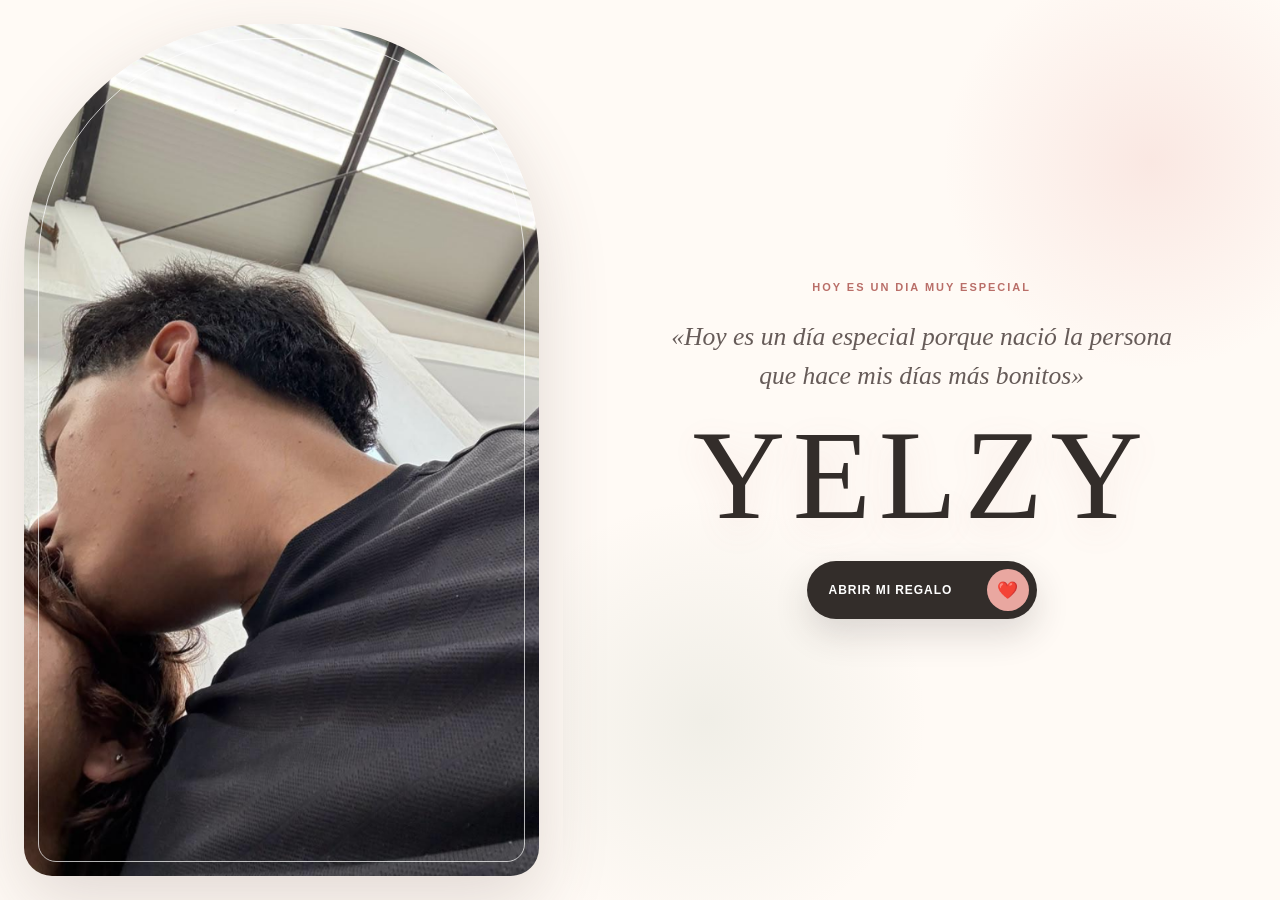
<file: index.html>
<!DOCTYPE html>
<html lang="es">
<head>
  <meta charset="UTF-8">
  <meta name="viewport" content="width=device-width, initial-scale=1.0">
  <meta name="theme-color" content="#fff8f3">
  <title>Un dia muy especial</title>
  <link rel="stylesheet" href="styles.css">
</head>
<body>
  <section class="welcome-screen" id="welcomeScreen" aria-labelledby="welcomeName">
    <div class="welcome-photo" aria-hidden="true">
      <img src="foto-principal.png" alt="">
    </div>
    <div class="welcome-content">
      <p class="welcome-kicker">Hoy es un dia muy especial</p>
      <blockquote>
        «Hoy es un día especial porque nació la persona que hace mis días más bonitos»
      </blockquote>
      <h1 id="welcomeName">YELZY</h1>
      <button class="open-gift" id="openGift" type="button">
        <span>Abrir mi regalo</span>
        <span aria-hidden="true">❤️</span>
      </button>
    </div>
  </section>

  <div class="glow glow-one"></div>
  <div class="glow glow-two"></div>

  <header class="nav">
    <a class="brand" href="#" aria-label="Inicio">
      <span class="brand-mark">♥</span>
      <span>Para ti</span>
    </a>
    <button class="music-button" id="musicButton" type="button" aria-label="Activar musica">
      <span class="music-bars" aria-hidden="true">
        <i></i><i></i><i></i>
      </span>
      <span id="musicLabel">Musica</span>
    </button>
  </header>

  <main>
    <section class="hero" aria-labelledby="hero-title">
      <div class="hero-copy">
        <p class="eyebrow">Hoy celebraremos a la persona mas especial</p>
        <h1 id="hero-title">Feliz cumpleanos,<br><em>mi amor</em></h1>
        <p class="intro">
          Gracias por llenar mis dias de luz, risas y amor.
          Esta pequena sorpresa es solo un pedacito de todo lo que significas para mi.
        </p>
        <button class="surprise-button" id="surpriseButton" type="button">
          <span>Descubre tu sorpresa</span>
          <span class="arrow" aria-hidden="true">→</span>
        </button>
      </div>

      <div class="hero-art" aria-label="Una foto especial">
        <div class="sparkle sparkle-one">✦</div>
        <div class="sparkle sparkle-two">✦</div>
        <div class="photo-wrap">
          <img src="foto-principal.png" alt="Momento especial principal">
        </div>
        <div class="date-card">
          <span>Un dia</span>
          <strong>especial</strong>
        </div>
      </div>
    </section>

    <div class="scroll-cue" aria-hidden="true">
      <span></span>
    </div>
  </main>

  <script src="script.js"></script>
</body>
</html>
</file>
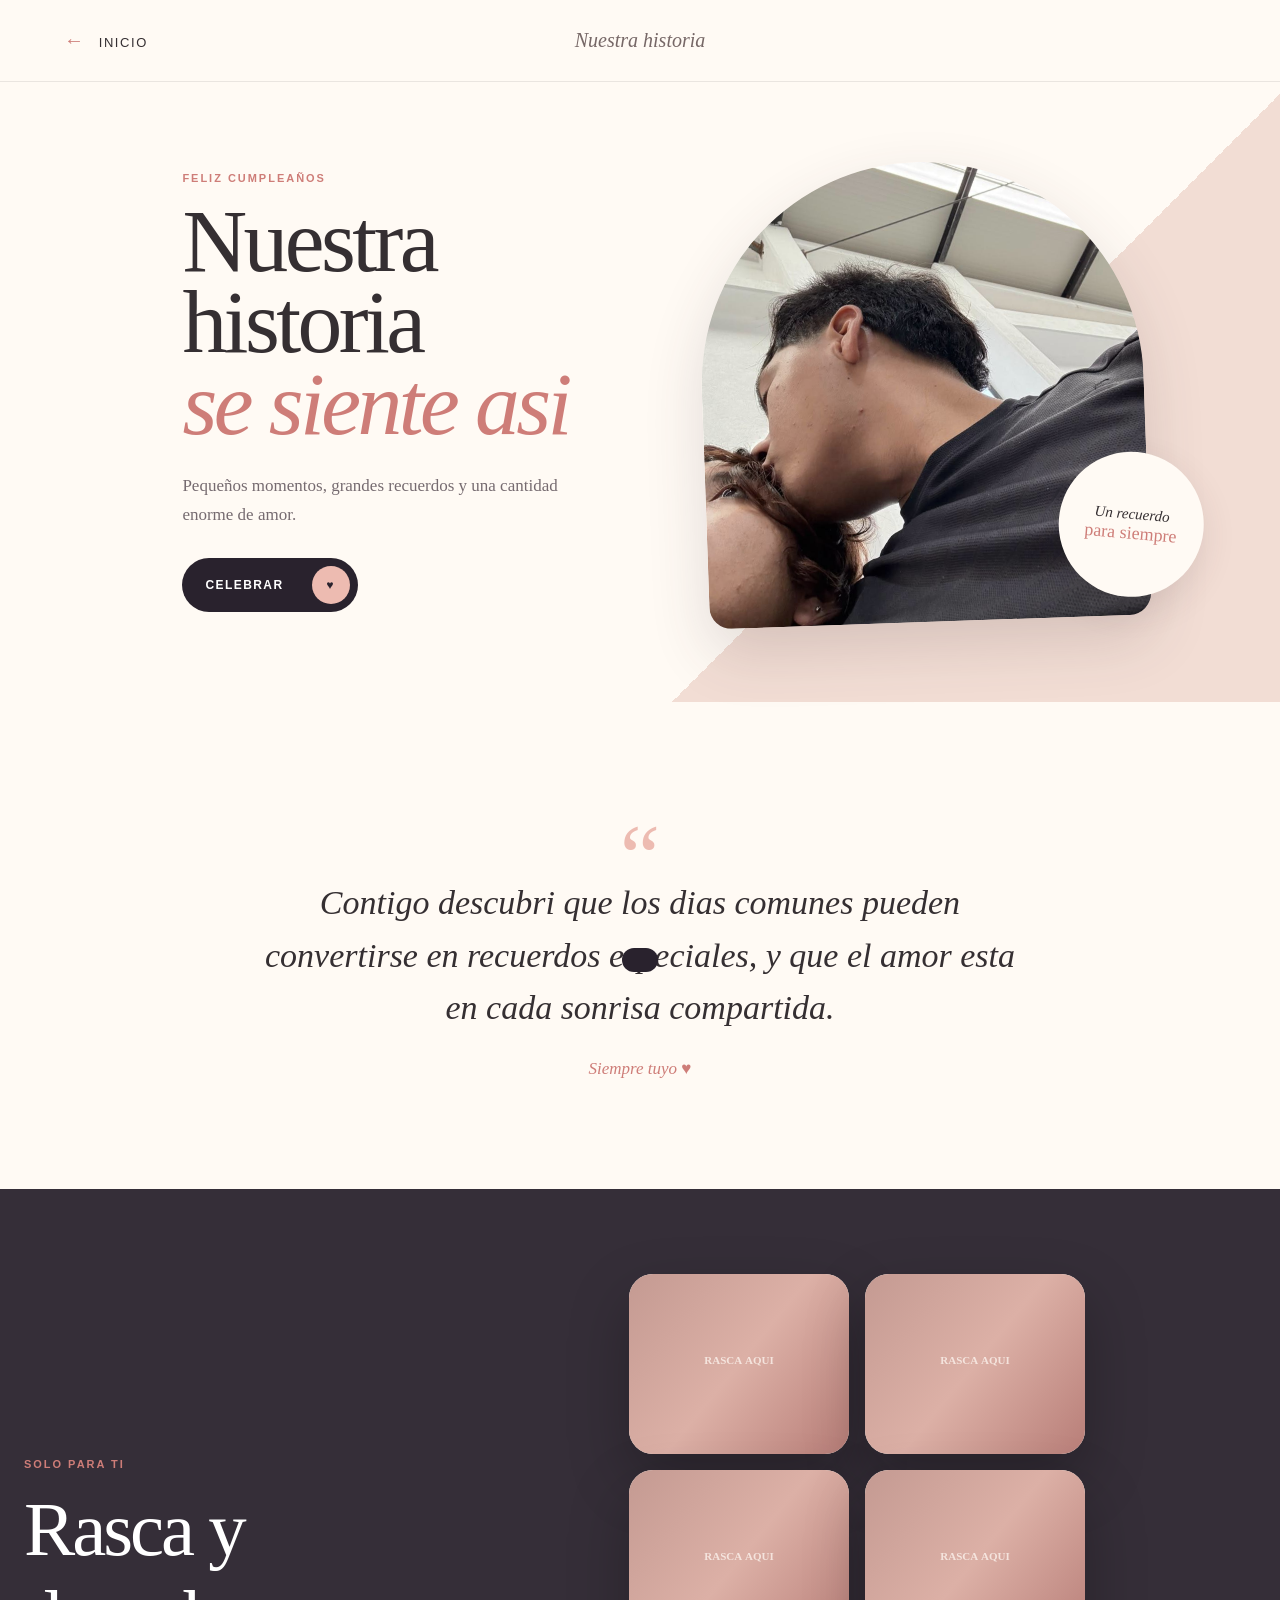
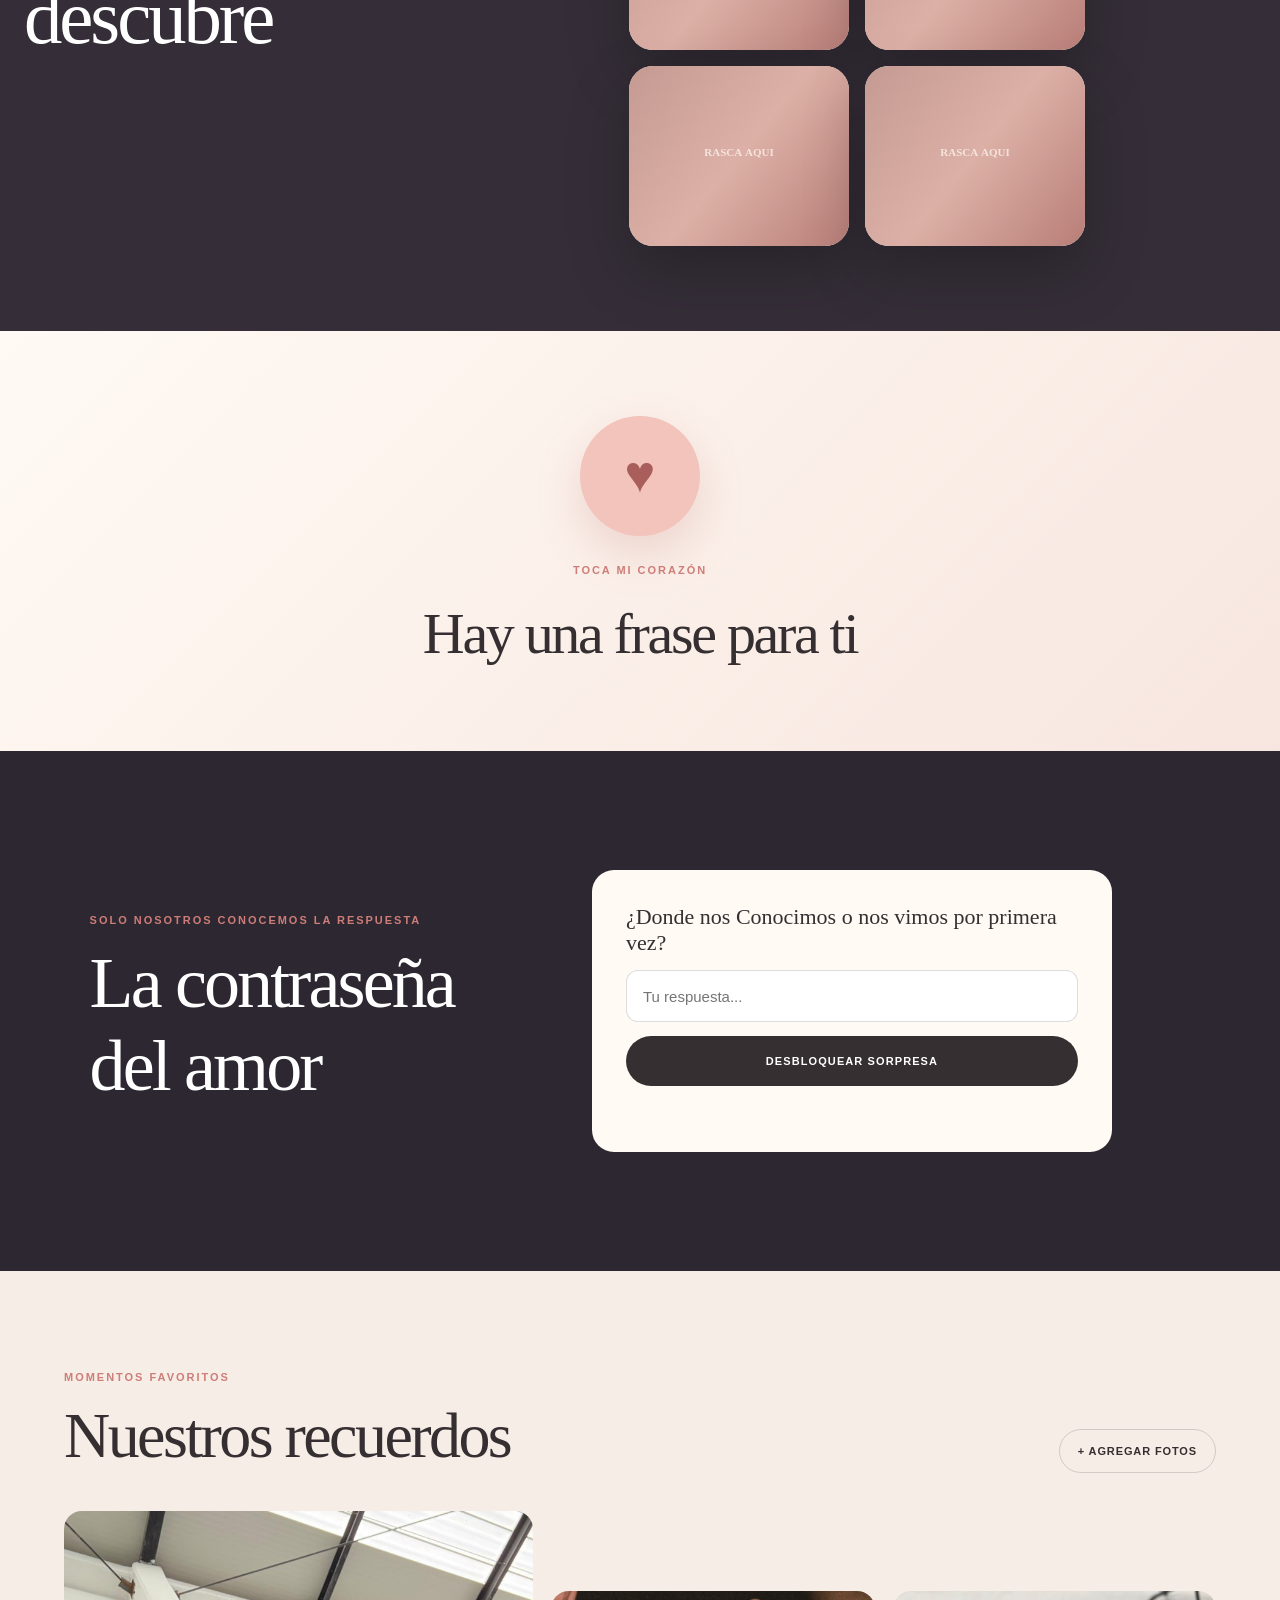
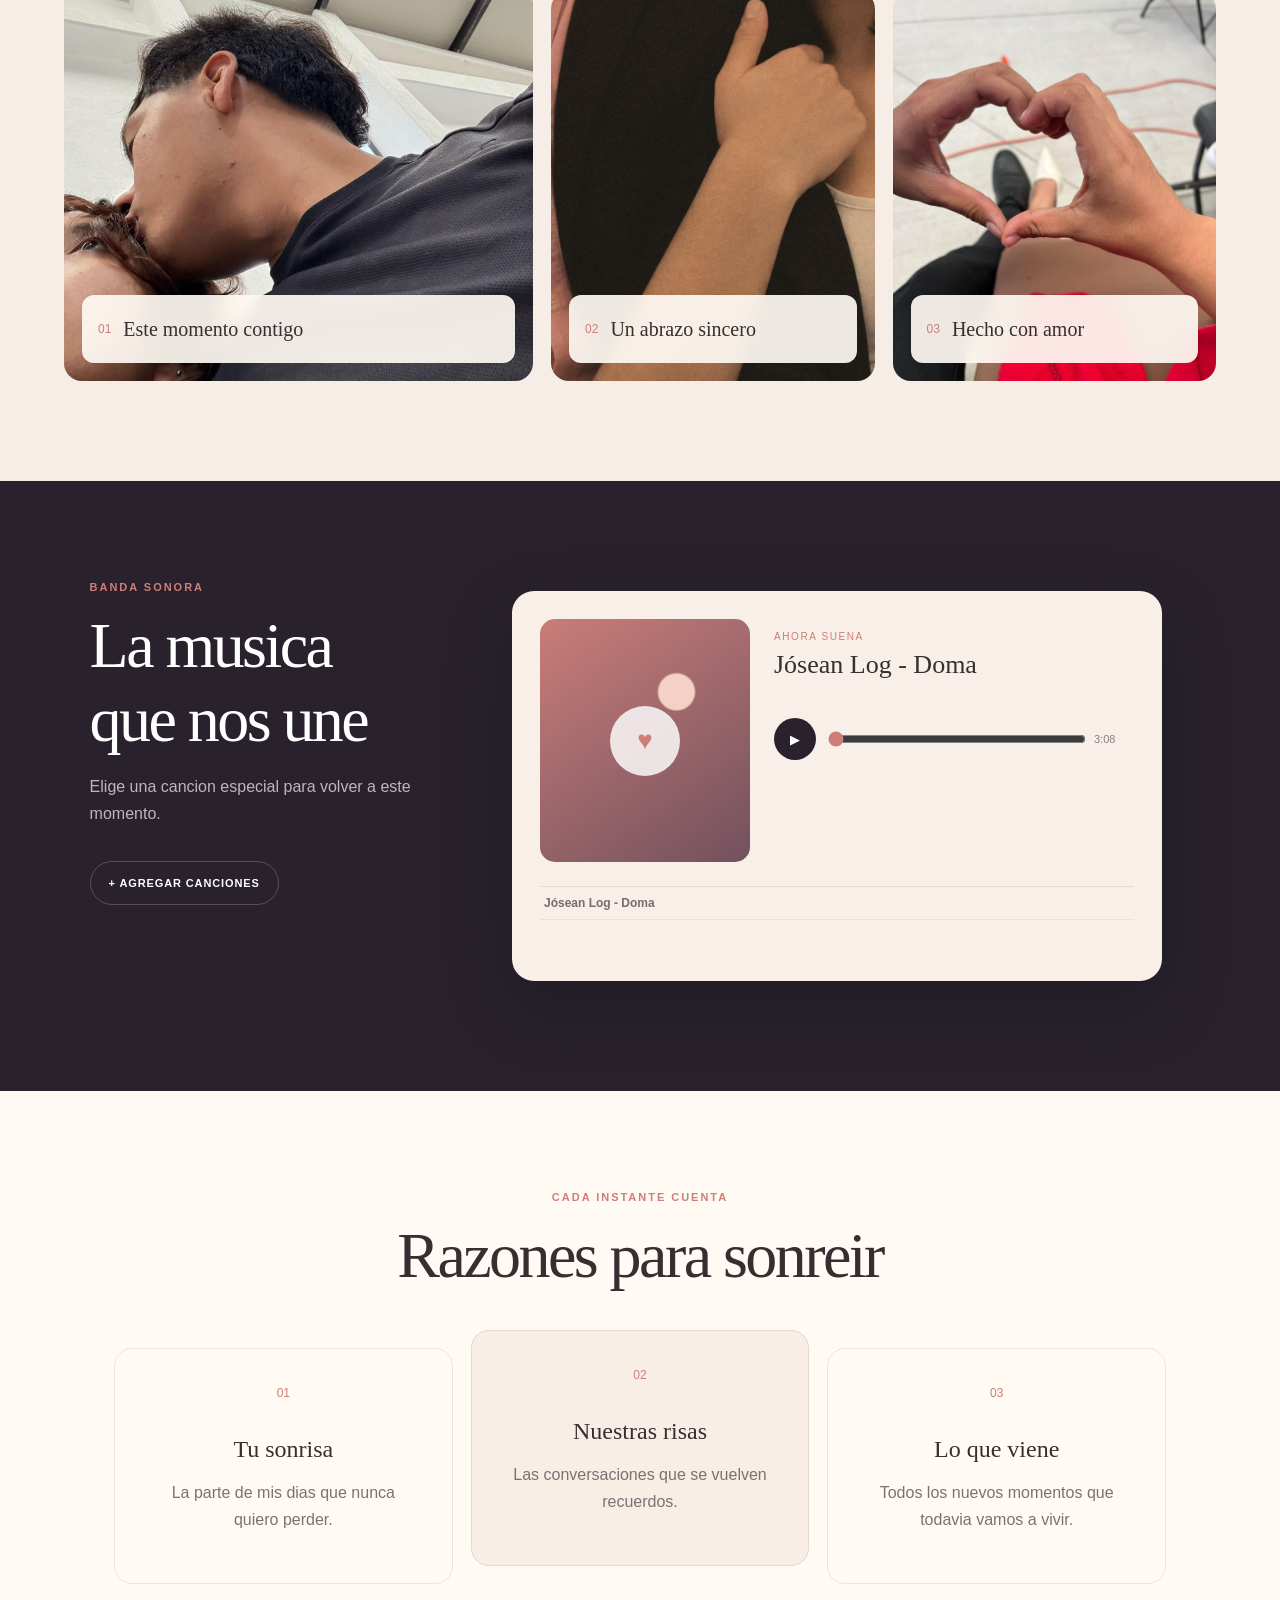
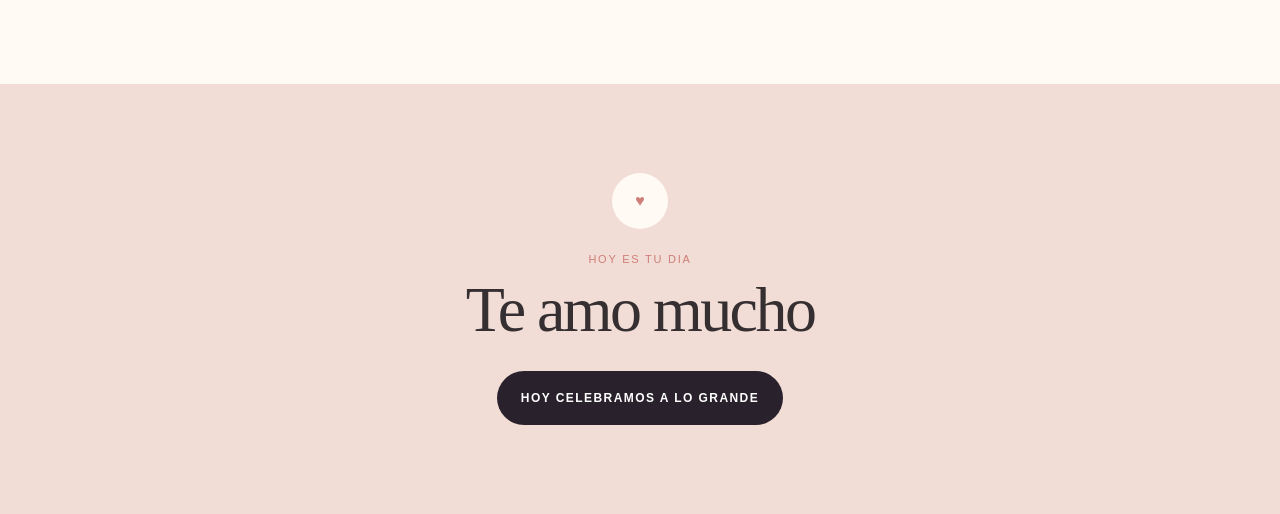
<file: sorpresa.html>
<!DOCTYPE html>
<html lang="es">
<head>
  <meta charset="UTF-8">
  <meta name="viewport" content="width=device-width, initial-scale=1.0">
  <meta name="theme-color" content="#251f29">
  <title>Tu sorpresa</title>
  <link rel="stylesheet" href="sorpresa.css">
</head>
<body>
  <canvas id="confetti" aria-hidden="true"></canvas>

  <nav class="topbar">
    <a class="back-link" href="index.html" aria-label="Volver al inicio">
      <span>←</span> Inicio
    </a>
    <span class="nav-title">Nuestra historia</span>
  </nav>

  <main>
    <section class="opening">
      <div class="opening-copy">
        <p class="kicker">Feliz cumpleaños</p>
        <h1>Nuestra historia<br><em>se siente asi</em></h1>
        <p>Pequeños momentos, grandes recuerdos y una cantidad enorme de amor.</p>
        <button class="gift-button" id="giftButton" type="button">
          <span>Celebrar</span>
          <span aria-hidden="true">♥</span>
        </button>
      </div>
      <div class="opening-photo">
        <img src="foto-principal.png" alt="Foto principal de nosotros">
        <div class="photo-label">
          <span>Un recuerdo</span>
          <strong>para siempre</strong>
        </div>
      </div>
    </section>

    <section class="letter">
      <span class="quote-mark">“</span>
      <p>
        Contigo descubri que los dias comunes pueden convertirse en recuerdos
        especiales, y que el amor esta en cada sonrisa compartida.
      </p>
      <span class="signature">Siempre tuyo ♥</span>
    </section>

    <section class="scratch-section">
      <div class="scratch-heading">
        <p class="kicker">Solo para ti</p>
        <h2>Rasca y descubre</h2>
      </div>
      <div class="scratch-grid">
        <div class="scratch-card">
          <div class="scratch-message" aria-label="Mensaje secreto">
            <span>Mi sorpresa 1</span>
            <strong>El amor eres tú, hoy y siempre ♥</strong>
            <small>Rasca para revelar</small>
          </div>
          <canvas class="scratchCanvas" aria-label="Capa para rascar"></canvas>
        </div>
        <div class="scratch-card">
          <div class="scratch-message" aria-label="Mensaje secreto">
            <span>Mi sorpresa 2</span>
            <strong>Tu sonrisa ilumina todos mis días</strong>
            <small>Rasca para revelar</small>
          </div>
          <canvas class="scratchCanvas" aria-label="Capa para rascar"></canvas>
        </div>
        <div class="scratch-card">
          <div class="scratch-message" aria-label="Mensaje secreto">
            <span>Mi sorpresa 3</span>
            <strong>Contigo quiero vivir mil aventuras</strong>
            <small>Rasca para revelar</small>
          </div>
          <canvas class="scratchCanvas" aria-label="Capa para rascar"></canvas>
        </div>
        <div class="scratch-card">
          <div class="scratch-message" aria-label="Mensaje secreto">
            <span>Mi sorpresa 4</span>
            <strong>Eres mi persona favorita</strong>
            <small>Rasca para revelar</small>
          </div>
          <canvas class="scratchCanvas" aria-label="Capa para rascar"></canvas>
        </div>
        <div class="scratch-card">
          <div class="scratch-message" aria-label="Mensaje secreto">
            <span>Mi sorpresa 5</span>
            <strong>Gracias por hacerme feliz</strong>
            <small>Rasca para revelar</small>
          </div>
          <canvas class="scratchCanvas" aria-label="Capa para rascar"></canvas>
        </div>
        <div class="scratch-card">
          <div class="scratch-message" aria-label="Mensaje secreto">
            <span>Mi sorpresa 6</span>
            <strong>Te elegiría una y otra vez</strong>
            <small>Rasca para revelar</small>
          </div>
          <canvas class="scratchCanvas" aria-label="Capa para rascar"></canvas>
        </div>
      </div>
    </section>

    <section class="love-heart-section">
      <div class="beating-heart" id="beatingHeart" role="button" tabindex="0" aria-label="Toca el corazón">
        <span>♥</span>
      </div>
      <p class="kicker">Toca mi corazón</p>
      <h2 id="heartMessage">Hay una frase para ti</h2>
    </section>

    <section class="love-password">
      <div class="password-copy">
        <p class="kicker">Solo nosotros conocemos la respuesta</p>
        <h2>La contraseña del amor</h2>
      </div>
      <form class="password-card" id="passwordForm">
        <label for="loveAnswer">¿Donde nos Conocimos o nos vimos por primera vez?</label>
        <input id="loveAnswer" type="text" autocomplete="off" placeholder="Tu respuesta..." required>
        <button type="submit">Desbloquear sorpresa</button>
        <p class="password-result" id="passwordResult"></p>
      </form>
      <div class="password-reveal" id="passwordReveal">
        <span>♕</span>
        <strong>Conseguiste desbloquearlo</strong>
        <p>Nuestro primer encuentro fue el comienzo de mi historia favorita.</p>
      </div>
    </section>

    <section class="gallery-section" id="galeria">
      <div class="section-heading">
        <div>
          <p class="kicker">Momentos favoritos</p>
          <h2>Nuestros recuerdos</h2>
        </div>
        <label class="add-button" for="photoInput">+ Agregar fotos</label>
        <input id="photoInput" type="file" accept="image/*" multiple hidden>
      </div>
      <div class="gallery" id="gallery">
        <figure class="gallery-item featured interactive" tabindex="0">
          <img src="foto-principal.png" alt="Foto principal de nosotros">
          <figcaption>
            <span>01</span>
            <strong>Este momento contigo</strong>
          </figcaption>
          <button class="memory-caption" type="button" aria-label="Ver historia de esta foto">
            <strong>Este beso lo guardaria para siempre</strong>
            <span>Porque estar cerca de ti hace que todo se sienta perfecto.</span>
          </button>
        </figure>
        <figure class="gallery-item interactive" tabindex="0">
          <img src="recuerdo-2.png" alt="Uno de nuestros momentos">
          <figcaption>
            <span>02</span>
            <strong>Un abrazo sincero</strong>
          </figcaption>
          <button class="memory-caption" type="button" aria-label="Ver historia de esta foto">
            <strong>Tu abrazo es mi lugar favorito</strong>
            <span>Si pudiera elegir un momento otra vez, seria este contigo.</span>
          </button>
        </figure>
        <figure class="gallery-item interactive" tabindex="0">
          <img src="recuerdo-3.png" alt="Nuestro corazón compartido">
          <figcaption>
            <span>03</span>
            <strong>Hecho con amor</strong>
          </figcaption>
          <button class="memory-caption" type="button" aria-label="Ver historia de esta foto">
            <strong>Dos manos, un mismo corazón</strong>
            <span>Mis mejores recuerdos siguen siendo los que vivimos juntos.</span>
          </button>
        </figure>
      </div>
    </section>

    <section class="music-section">
      <div class="music-copy">
        <p class="kicker">Banda sonora</p>
        <h2>La musica que nos une</h2>
        <p>Elige una cancion especial para volver a este momento.</p>
        <label class="add-button dark" for="songInput">+ Agregar canciones</label>
        <input id="songInput" type="file" accept="audio/*" multiple hidden>
      </div>
      <div class="player-card">
        <div class="album-art">
          <span>♥</span>
        </div>
        <div class="track-info">
          <span class="track-label">Ahora suena</span>
          <strong id="trackName">Jósean Log - Doma</strong>
          <div class="player-row">
            <button id="playButton" type="button" aria-label="Reproducir">▶</button>
            <input id="progress" type="range" value="0" min="0" max="100" aria-label="Progreso">
            <time id="duration">0:00</time>
          </div>
          <audio id="audio" preload="metadata">
            <source src="Doma.mp3" type="audio/mpeg">
          </audio>
        </div>
        <div class="playlist" id="playlist"></div>
      </div>
    </section>

    <section class="timeline">
      <p class="kicker">Cada instante cuenta</p>
      <h2>Razones para sonreir</h2>
      <div class="timeline-grid">
        <article>
          <span>01</span>
          <h3>Tu sonrisa</h3>
          <p>La parte de mis dias que nunca quiero perder.</p>
        </article>
        <article>
          <span>02</span>
          <h3>Nuestras risas</h3>
          <p>Las conversaciones que se vuelven recuerdos.</p>
        </article>
        <article>
          <span>03</span>
          <h3>Lo que viene</h3>
          <p>Todos los nuevos momentos que todavia vamos a vivir.</p>
        </article>
      </div>
    </section>

    <section class="finale">
      <div class="finale-heart">♥</div>
      <p>Hoy es tu dia</p>
      <h2>Te amo mucho</h2>
      <button id="loveButton" type="button">Hoy celebramos a lo grande</button>
    </section>
  </main>

  <div class="toast" id="toast" role="status"></div>
  <script src="sorpresa.js"></script>
</body>
</html>
</file>
<file: styles.css>
:root {
  --cream: #fffaf5;
  --ink: #332d2a;
  --pink: #e9a7a0;
  --rose: #b96e68;
  --sage: #879b82;
  --line: rgba(51, 45, 42, 0.12);
}

* {
  box-sizing: border-box;
}

html {
  scroll-behavior: smooth;
}

body {
  margin: 0;
  min-height: 100vh;
  overflow-x: hidden;
  color: var(--ink);
  background:
    linear-gradient(rgba(255, 250, 245, 0.92), rgba(255, 250, 245, 0.92)),
    repeating-linear-gradient(90deg, transparent 0 79px, rgba(185, 110, 104, 0.06) 80px);
  font-family: "Segoe UI", Arial, sans-serif;
}

body.welcome-active {
  overflow: hidden;
}

.welcome-screen {
  position: fixed;
  inset: 0;
  z-index: 100;
  display: grid;
  grid-template-columns: 44% 56%;
  background: #fffaf5;
  transition: opacity 0.9s ease, visibility 0.9s ease;
}

.welcome-screen.opening {
  opacity: 0;
  visibility: hidden;
  pointer-events: none;
}

.welcome-photo {
  position: relative;
  margin: 24px;
  overflow: hidden;
  border-radius: 240px 240px 28px 28px;
  box-shadow: 0 24px 70px rgba(91, 68, 61, 0.18);
}

.welcome-photo::after {
  content: "";
  position: absolute;
  inset: 14px;
  border: 1px solid rgba(255, 255, 255, 0.7);
  border-radius: 225px 225px 18px 18px;
}

.welcome-photo img {
  width: 100%;
  height: 100%;
  object-fit: cover;
  filter: saturate(0.88);
}

.welcome-content {
  display: flex;
  flex-direction: column;
  align-items: center;
  justify-content: center;
  padding: 40px 7vw;
  text-align: center;
  background:
    radial-gradient(circle at 82% 18%, rgba(233, 167, 160, 0.22), transparent 22%),
    radial-gradient(circle at 20% 80%, rgba(135, 155, 130, 0.12), transparent 24%);
}

.welcome-kicker {
  margin: 0 0 24px;
  color: var(--rose);
  font-size: 11px;
  font-weight: 800;
  letter-spacing: 0.18em;
  text-transform: uppercase;
}

.welcome-content blockquote {
  max-width: 520px;
  margin: 0;
  color: #665b58;
  font: italic clamp(18px, 2vw, 26px)/1.55 Georgia, serif;
}

.welcome-content h1 {
  margin: 22px 0 28px;
  color: var(--ink);
  font-size: clamp(76px, 10vw, 140px);
  line-height: 0.9;
  letter-spacing: 0.06em;
  text-shadow: 0 10px 35px rgba(185, 110, 104, 0.12);
}

.open-gift {
  min-width: 230px;
  height: 58px;
  padding: 0 8px 0 22px;
  border: 0;
  border-radius: 999px;
  background: var(--ink);
  color: white;
  display: inline-flex;
  align-items: center;
  justify-content: space-between;
  gap: 20px;
  font-size: 12px;
  font-weight: 800;
  letter-spacing: 0.08em;
  text-transform: uppercase;
  cursor: pointer;
  box-shadow: 0 15px 35px rgba(51, 45, 42, 0.16);
}

.open-gift span:last-child {
  width: 42px;
  height: 42px;
  display: grid;
  place-items: center;
  border-radius: 50%;
  background: var(--pink);
  font-size: 17px;
}

.glow {
  position: fixed;
  z-index: -1;
  width: 420px;
  height: 420px;
  border-radius: 50%;
  filter: blur(20px);
  opacity: 0.38;
  pointer-events: none;
}

.glow-one {
  right: -260px;
  top: 90px;
  background: #f3c5b9;
}

.glow-two {
  left: -280px;
  bottom: -180px;
  background: #d8dfca;
}

.nav {
  height: 96px;
  max-width: 1180px;
  margin: 0 auto;
  padding: 0 36px;
  display: flex;
  align-items: center;
  justify-content: space-between;
  border-bottom: 1px solid var(--line);
}

.nav, .hero {
  width: 100%;
}

.brand {
  display: flex;
  align-items: center;
  gap: 10px;
  color: var(--ink);
  text-decoration: none;
  font-family: Georgia, "Times New Roman", serif;
  font-size: 21px;
  letter-spacing: 0.02em;
}

.brand-mark {
  width: 34px;
  height: 34px;
  display: grid;
  place-items: center;
  border: 1px solid var(--pink);
  border-radius: 50%;
  color: var(--rose);
  font-size: 14px;
}

.music-button {
  border: 0;
  background: transparent;
  color: var(--ink);
  display: flex;
  align-items: center;
  gap: 10px;
  font: 600 12px "Segoe UI", sans-serif;
  letter-spacing: 0.16em;
  text-transform: uppercase;
  cursor: pointer;
}

.music-bars {
  height: 24px;
  display: flex;
  align-items: center;
  gap: 3px;
}

.music-bars i {
  width: 2px;
  height: 10px;
  display: block;
  background: var(--rose);
  border-radius: 2px;
  transition: height 0.2s;
}

.music-button.playing .music-bars i {
  animation: equalize 0.65s ease-in-out infinite alternate;
}

.music-button.playing .music-bars i:nth-child(2) {
  animation-delay: -0.35s;
}

.music-button.playing .music-bars i:nth-child(3) {
  animation-delay: -0.18s;
}

.hero {
  max-width: 1180px;
  min-height: calc(100vh - 144px);
  margin: 0 auto;
  padding: 48px 36px 64px;
  display: grid;
  grid-template-columns: 52% 48%;
  align-items: center;
}

.hero-copy {
  position: relative;
  z-index: 2;
  padding-right: 20px;
}

.eyebrow {
  margin: 0 0 18px;
  color: var(--rose);
  font-size: 12px;
  font-weight: 700;
  letter-spacing: 0.16em;
  text-transform: uppercase;
}

h1 {
  margin: 0;
  font-family: Georgia, "Times New Roman", serif;
  font-size: clamp(58px, 7vw, 92px);
  line-height: 0.91;
  letter-spacing: -0.055em;
  font-weight: 400;
}

h1 em {
  color: var(--rose);
  font-weight: 400;
}

.intro {
  max-width: 475px;
  margin: 28px 0 32px;
  color: #625955;
  font-family: Georgia, "Times New Roman", serif;
  font-size: 18px;
  line-height: 1.75;
}

.surprise-button {
  min-width: 245px;
  height: 58px;
  padding: 0 15px 0 24px;
  border: 0;
  border-radius: 999px;
  background: var(--ink);
  color: white;
  display: inline-flex;
  align-items: center;
  justify-content: space-between;
  gap: 25px;
  font: 700 12px "Segoe UI", sans-serif;
  letter-spacing: 0.08em;
  text-transform: uppercase;
  cursor: pointer;
  box-shadow: 0 14px 30px rgba(51, 45, 42, 0.14);
  transition: transform 0.25s, box-shadow 0.25s;
}

.surprise-button:hover {
  transform: translateY(-3px);
  box-shadow: 0 18px 36px rgba(51, 45, 42, 0.2);
}

.arrow {
  width: 38px;
  height: 38px;
  display: grid;
  place-items: center;
  border-radius: 50%;
  background: var(--pink);
  color: var(--ink);
  font-size: 19px;
}

.hero-art {
  position: relative;
  height: 590px;
  display: grid;
  place-items: center;
}

.photo-wrap {
  position: relative;
  width: min(410px, 34vw);
  height: 510px;
  overflow: hidden;
  border-radius: 220px 220px 36px 36px;
  box-shadow: 0 22px 60px rgba(91, 68, 61, 0.16);
  transform: rotate(2deg);
  background: #ddd;
}

.photo-wrap::after {
  content: "";
  position: absolute;
  inset: 12px;
  border: 1px solid rgba(255, 255, 255, 0.65);
  border-radius: 208px 208px 26px 26px;
  pointer-events: none;
}

.photo-wrap img {
  width: 100%;
  height: 100%;
  object-fit: cover;
  object-position: 50% 50%;
  filter: saturate(0.82) sepia(0.08);
}

.date-card {
  position: absolute;
  right: -5px;
  bottom: 25px;
  width: 142px;
  height: 142px;
  display: flex;
  flex-direction: column;
  align-items: center;
  justify-content: center;
  border-radius: 50%;
  background: var(--cream);
  border: 1px solid var(--pink);
  box-shadow: 0 12px 30px rgba(91, 68, 61, 0.12);
  transform: rotate(-7deg);
}

.date-card span {
  font-family: Georgia, "Times New Roman", serif;
  font-style: italic;
  font-size: 16px;
}

.date-card strong {
  margin-top: 3px;
  color: var(--rose);
  font-family: Georgia, "Times New Roman", serif;
  font-size: 20px;
  font-weight: 400;
}

.sparkle {
  position: absolute;
  color: var(--pink);
  font-size: 24px;
  animation: twinkle 2.2s ease-in-out infinite;
}

.sparkle-one {
  top: 46px;
  left: 6%;
}

.sparkle-two {
  right: 2%;
  top: 185px;
  animation-delay: -1.1s;
}

.scroll-cue {
  position: absolute;
  left: 50%;
  bottom: 18px;
  width: 20px;
  height: 30px;
  border: 1px solid var(--line);
  border-radius: 20px;
  transform: translateX(-50%);
}

.scroll-cue span {
  position: absolute;
  width: 3px;
  height: 6px;
  left: 50%;
  top: 6px;
  border-radius: 3px;
  background: var(--rose);
  transform: translateX(-50%);
  animation: scroll 1.8s infinite;
}

.love-dialog {
  width: min(520px, calc(100% - 32px));
  border: 0;
  border-radius: 28px;
  padding: 48px 44px;
  color: var(--ink);
  background: var(--cream);
  text-align: center;
  box-shadow: 0 30px 90px rgba(51, 45, 42, 0.25);
}

.love-dialog::backdrop {
  background: rgba(51, 45, 42, 0.32);
  backdrop-filter: blur(8px);
}

.dialog-close {
  position: absolute;
  right: 18px;
  top: 14px;
  width: 36px;
  height: 36px;
  border: 0;
  border-radius: 50%;
  background: transparent;
  color: #81736e;
  font-size: 28px;
  cursor: pointer;
}

.dialog-kicker {
  color: var(--rose);
  font-size: 11px;
  font-weight: 700;
  letter-spacing: 0.16em;
  text-transform: uppercase;
}

.love-dialog h2 {
  margin: 12px 0;
  font: 400 42px Georgia, "Times New Roman", serif;
  letter-spacing: -0.03em;
}

.love-dialog p:not(.dialog-kicker) {
  color: #625955;
  line-height: 1.7;
}

.dialog-heart {
  width: 54px;
  height: 54px;
  margin: 24px auto 0;
  display: grid;
  place-items: center;
  border-radius: 50%;
  background: #f6dad5;
  color: var(--rose);
  animation: heartbeat 1.4s ease-in-out infinite;
}

@keyframes equalize {
  to { height: 20px; }
}

@keyframes twinkle {
  50% { opacity: 0.35; transform: scale(0.7) rotate(15deg); }
}

@keyframes scroll {
  0% { opacity: 0; transform: translate(-50%, 0); }
  40% { opacity: 1; }
  100% { opacity: 0; transform: translate(-50%, 10px); }
}

@keyframes heartbeat {
  50% { transform: scale(1.12); }
}

@media (max-width: 900px) {
  .welcome-screen {
    grid-template-columns: 1fr;
  }

  .welcome-photo {
    height: 38vh;
    min-height: 220px;
    margin: 18px 18px 0;
    border-radius: 180px 180px 22px 22px;
  }

  .welcome-content {
    padding: 24px 24px 36px;
  }

  .welcome-kicker {
    margin-bottom: 14px;
  }

  .welcome-content h1 {
    margin: 14px 0 20px;
  }

  .nav {
    height: 78px;
  }

  .hero {
    min-height: auto;
    grid-template-columns: 1fr;
    padding-top: 54px;
    text-align: center;
  }

  .hero-copy {
    padding: 0;
  }

  .intro {
    margin-left: auto;
    margin-right: auto;
  }

  .hero-art {
    height: 560px;
  }

  .photo-wrap {
    width: min(390px, 78vw);
  }

  .date-card {
    right: calc(50% - 215px);
  }

  .scroll-cue {
    display: none;
  }
}

@media (max-width: 520px) {
  .welcome-photo {
    height: 34vh;
  }

  .welcome-content blockquote {
    max-width: 330px;
  }

  .welcome-content h1 {
    font-size: 64px;
  }

  .nav {
    padding: 0 20px;
  }

  .brand {
    font-size: 18px;
  }

  .music-button #musicLabel {
    display: none;
  }

  .hero {
    padding: 40px 20px 30px;
  }

  h1 {
    font-size: clamp(48px, 16vw, 68px);
  }

  .eyebrow {
    max-width: 300px;
    margin-left: auto;
    margin-right: auto;
    line-height: 1.6;
  }

  .intro {
    font-size: 16px;
  }

  .surprise-button {
    min-width: 230px;
  }

  .hero-art {
    height: 475px;
  }

  .photo-wrap {
    height: 420px;
  }

  .date-card {
    width: 118px;
    height: 118px;
    right: 2px;
  }

  .love-dialog {
    padding: 42px 24px 34px;
  }

  .love-dialog h2 {
    font-size: 34px;
  }
}
</file>
<file: sorpresa.css>
:root {
  --night: #29222d;
  --cream: #fffaf4;
  --paper: #f8eee5;
  --rose: #ce7d78;
  --blush: #edbbb1;
  --gold: #c59a67;
  --ink: #352f32;
}

* { box-sizing: border-box; }

html { scroll-behavior: smooth; }

body {
  margin: 0;
  color: var(--ink);
  background: var(--cream);
  font-family: "Segoe UI", Arial, sans-serif;
  overflow-x: hidden;
}

img {
  max-width: 100%;
}

#confetti {
  position: fixed;
  inset: 0;
  z-index: 20;
  width: 100%;
  height: 100%;
  pointer-events: none;
}

.topbar {
  height: 82px;
  padding: 0 5vw;
  display: grid;
  grid-template-columns: 1fr auto 1fr;
  align-items: center;
  border-bottom: 1px solid rgba(53, 47, 50, 0.1);
}

.back-link {
  color: var(--ink);
  text-decoration: none;
  font-size: 13px;
  text-transform: uppercase;
  letter-spacing: 0.12em;
}

.back-link span {
  margin-right: 8px;
  color: var(--rose);
  font-size: 20px;
}

.nav-title {
  font: italic 20px Georgia, serif;
  color: #766766;
}

.opening {
  min-height: 620px;
  display: grid;
  grid-template-columns: 52% 48%;
  align-items: center;
  background: linear-gradient(135deg, #fffaf4 0 68%, #f2ddd4 68%);
}

.opening-copy {
  max-width: 560px;
  padding: 50px 6vw;
  justify-self: end;
}

.kicker {
  margin: 0 0 16px;
  color: var(--rose);
  font-size: 11px;
  font-weight: 800;
  letter-spacing: 0.18em;
  text-transform: uppercase;
}

h1, h2 {
  font-family: Georgia, "Times New Roman", serif;
  font-weight: 400;
  letter-spacing: -0.04em;
}

h1 {
  margin: 0;
  font-size: clamp(58px, 7vw, 96px);
  line-height: 0.91;
}

h1 em {
  color: var(--rose);
  font-weight: 400;
}

.opening-copy > p:not(.kicker) {
  max-width: 430px;
  margin: 28px 0;
  color: #766b70;
  font: 17px/1.7 Georgia, serif;
}

.gift-button,
.finale button {
  height: 54px;
  border: 0;
  border-radius: 999px;
  padding: 0 8px 0 23px;
  background: var(--night);
  color: white;
  display: inline-flex;
  align-items: center;
  gap: 28px;
  font-size: 12px;
  font-weight: 800;
  letter-spacing: 0.12em;
  text-transform: uppercase;
  cursor: pointer;
}

.gift-button span:last-child {
  width: 38px;
  height: 38px;
  display: grid;
  place-items: center;
  border-radius: 50%;
  background: var(--blush);
  color: var(--night);
}

.opening-photo {
  position: relative;
  width: 72%;
  height: 460px;
  justify-self: start;
  margin-left: 6%;
  transform: rotate(-2deg);
}

.opening-photo img {
  width: 100%;
  height: 100%;
  object-fit: cover;
  border-radius: 240px 240px 24px 24px;
  box-shadow: 0 24px 60px rgba(70, 49, 57, 0.16);
  filter: saturate(0.82);
}

.photo-label {
  position: absolute;
  right: -55px;
  bottom: 18px;
  width: 145px;
  height: 145px;
  border-radius: 50%;
  background: var(--cream);
  display: flex;
  flex-direction: column;
  align-items: center;
  justify-content: center;
  box-shadow: 0 12px 35px rgba(70, 49, 57, 0.12);
  transform: rotate(7deg);
}

.photo-label span { font: italic 15px Georgia, serif; }
.photo-label strong { color: var(--rose); font: 18px Georgia, serif; }

.letter {
  max-width: 820px;
  margin: 0 auto;
  padding: 110px 30px;
  text-align: center;
}

.quote-mark {
  display: block;
  height: 55px;
  color: var(--blush);
  font: 90px/1 Georgia, serif;
}

.letter p {
  margin: 10px 0 24px;
  font: italic 34px/1.55 Georgia, serif;
}

.signature {
  color: var(--rose);
  font: italic 17px Georgia, serif;
}

.scratch-section {
  min-height: 520px;
  padding: 85px 24px;
  display: grid;
  grid-template-columns: 0.65fr 1.35fr;
  align-items: center;
  gap: 50px;
  background: #352e38;
  color: white;
  overflow: hidden;
}

.scratch-grid {
  display: grid;
  grid-template-columns: repeat(2, minmax(0, 220px));
  justify-content: center;
  gap: 16px;
}

.scratch-heading {
  max-width: 420px;
  justify-self: end;
}

.scratch-heading h2 {
  margin: 0;
  font-size: clamp(48px, 6vw, 78px);
}

.scratch-card {
  position: relative;
  width: 100%;
  height: 180px;
  border-radius: 24px;
  overflow: hidden;
  background: #fffaf4;
  box-shadow: 0 25px 60px rgba(0, 0, 0, 0.25);
  touch-action: none;
}

.scratch-message {
  position: absolute;
  inset: 0;
  display: flex;
  flex-direction: column;
  align-items: center;
  justify-content: center;
  padding: 24px;
  color: var(--ink);
  text-align: center;
}

.scratch-message span {
  color: var(--rose);
  font-size: 11px;
  font-weight: 800;
  letter-spacing: 0.16em;
  text-transform: uppercase;
}

.scratch-message strong {
  max-width: 360px;
  margin: 16px 0;
  font: 34px/1.15 Georgia, serif;
}

.scratch-message small {
  color: #95878a;
  font-size: 11px;
  letter-spacing: 0.08em;
  text-transform: uppercase;
}

.scratchCanvas {
  position: absolute;
  inset: 0;
  width: 100%;
  height: 100%;
  cursor: grab;
}

.love-heart-section {
  min-height: 420px;
  display: flex;
  flex-direction: column;
  align-items: center;
  justify-content: center;
  text-align: center;
  background: linear-gradient(135deg, #fffaf4, #f7e6df);
}

.beating-heart {
  width: 120px;
  height: 120px;
  margin-bottom: 28px;
  border: 0;
  border-radius: 50%;
  display: grid;
  place-items: center;
  background: #f2c4bb;
  color: #a95e5b;
  box-shadow: 0 18px 45px rgba(185, 110, 104, 0.22);
  cursor: pointer;
  animation: pulse 1.25s ease-in-out infinite;
}

.beating-heart span {
  font-size: 52px;
  transform: translateY(-2px);
}

.love-heart-section h2 {
  max-width: 640px;
  margin: 8px 24px 0;
  font-size: clamp(38px, 5vw, 58px);
  transition: opacity 0.2s;
}

.love-password {
  min-height: 520px;
  padding: 80px 7vw;
  display: grid;
  grid-template-columns: 0.85fr 1.15fr;
  align-items: center;
  gap: 60px;
  background: #2d2731;
  color: white;
}

.password-copy h2 {
  margin: 0;
  font-size: clamp(44px, 6vw, 72px);
}

.password-card {
  max-width: 520px;
  padding: 34px;
  border-radius: 22px;
  background: #fffaf4;
  color: var(--ink);
  display: grid;
  gap: 14px;
}

.password-card label {
  font: 22px Georgia, serif;
}

.password-card input {
  height: 52px;
  border: 1px solid rgba(53, 47, 50, 0.16);
  border-radius: 12px;
  padding: 0 16px;
  background: white;
  color: var(--ink);
  outline: none;
  font-size: 15px;
}

.password-card input:focus {
  border-color: var(--rose);
  box-shadow: 0 0 0 3px rgba(206, 125, 120, 0.12);
}

.password-card button {
  height: 50px;
  border: 0;
  border-radius: 999px;
  background: var(--ink);
  color: white;
  font-size: 11px;
  font-weight: 800;
  letter-spacing: 0.1em;
  text-transform: uppercase;
  cursor: pointer;
}

.password-result {
  min-height: 18px;
  margin: 0;
  color: #a35f5b;
  text-align: center;
  font-size: 12px;
}

.password-reveal {
  grid-column: 1 / -1;
  max-width: 620px;
  margin: 0 auto;
  display: none;
  text-align: center;
}

.password-reveal.visible {
  display: block;
  animation: reveal 0.6s ease both;
}

.password-reveal span {
  width: 70px;
  height: 70px;
  margin: 0 auto 18px;
  display: grid;
  place-items: center;
  border-radius: 50%;
  background: #f2c4bb;
  color: #a95e5b;
  font-size: 30px;
}

.password-reveal strong {
  display: block;
  font: 34px Georgia, serif;
}

.password-reveal p {
  color: #cfc5cb;
  line-height: 1.7;
}

@keyframes reveal {
  from { opacity: 0; transform: translateY(18px) scale(0.96); }
  to { opacity: 1; transform: none; }
}

.gallery-section,
.timeline {
  padding: 100px 5vw;
}

.gallery-section { background: #f5ede6; }

.section-heading {
  max-width: 1180px;
  margin: 0 auto 38px;
  display: flex;
  align-items: end;
  justify-content: space-between;
}

.section-heading h2,
.music-copy h2,
.timeline h2,
.finale h2 {
  margin: 0;
  font-size: clamp(42px, 5vw, 66px);
}

.add-button {
  height: 44px;
  display: inline-flex;
  align-items: center;
  justify-content: center;
  border: 1px solid rgba(53, 47, 50, 0.18);
  border-radius: 999px;
  padding: 0 18px;
  font-size: 11px;
  font-weight: 800;
  letter-spacing: 0.08em;
  text-transform: uppercase;
  cursor: pointer;
}

.gallery {
  max-width: 1180px;
  margin: 0 auto;
  display: grid;
  grid-template-columns: 1.45fr 1fr 1fr;
  gap: 18px;
}

.gallery-item {
  position: relative;
  height: 390px;
  margin: 0;
  overflow: hidden;
  border-radius: 18px;
  background: #e8dbd1;
}

.gallery-item.featured { height: 470px; }
.gallery-item img { width: 100%; height: 100%; object-fit: cover; }

.gallery-item.interactive {
  cursor: pointer;
  transition: transform 0.35s ease, box-shadow 0.35s ease;
}

.gallery-item.interactive:hover {
  transform: translateY(-8px) rotate(-1deg);
  box-shadow: 0 20px 45px rgba(91, 68, 61, 0.16);
}

.gallery-item.interactive .memory-caption {
  position: absolute;
  inset: 0;
  display: flex;
  flex-direction: column;
  justify-content: end;
  padding: 22px;
  color: white;
  background: linear-gradient(transparent 45%, rgba(35, 28, 33, 0.82));
  opacity: 0;
  transition: opacity 0.3s ease;
}

.gallery-item.interactive.revealed .memory-caption,
.gallery-item.interactive:focus-within .memory-caption {
  opacity: 1;
}

.gallery-item.interactive .memory-caption strong {
  font: 24px Georgia, serif;
}

.gallery-item.interactive .memory-caption span {
  margin-top: 7px;
  font-size: 12px;
  line-height: 1.5;
}

.gallery-item:nth-child(2),
.gallery-item:nth-child(3) { margin-top: 80px; }

.gallery-item figcaption {
  position: absolute;
  inset: auto 18px 18px;
  height: 68px;
  padding: 0 16px;
  display: flex;
  align-items: center;
  gap: 12px;
  border-radius: 12px;
  background: rgba(255, 250, 244, 0.92);
  backdrop-filter: blur(8px);
}

.gallery-item figcaption span { color: var(--rose); font-size: 12px; }
.gallery-item figcaption strong { font: 20px Georgia, serif; }

.placeholder-button {
  width: 100%;
  height: 100%;
  border: 1px dashed rgba(53, 47, 50, 0.24);
  background: transparent;
  color: #9a8981;
  display: flex;
  flex-direction: column;
  align-items: center;
  justify-content: center;
  gap: 12px;
  cursor: pointer;
}

.placeholder-button span {
  width: 52px;
  height: 52px;
  display: grid;
  place-items: center;
  border-radius: 50%;
  background: white;
  font-size: 24px;
}

.placeholder-button small {
  font-size: 11px;
  font-weight: 700;
  letter-spacing: 0.08em;
  text-transform: uppercase;
}

.music-section {
  min-height: 610px;
  display: grid;
  grid-template-columns: 40% 60%;
  background: var(--night);
  color: white;
}

.music-copy {
  padding: 100px 7vw;
}

.music-copy > p:not(.kicker) {
  max-width: 330px;
  color: #bfb5bb;
  line-height: 1.7;
}

.add-button.dark {
  margin-top: 18px;
  border-color: rgba(255, 255, 255, 0.2);
  color: white;
}

.player-card {
  align-self: center;
  width: calc(100% - 7vw);
  max-width: 650px;
  min-height: 390px;
  padding: 28px;
  display: grid;
  grid-template-columns: 210px 1fr;
  gap: 24px;
  border-radius: 22px;
  background: #f7efe8;
  color: var(--ink);
  box-shadow: 0 25px 70px rgba(0, 0, 0, 0.22);
}

.album-art {
  min-height: 210px;
  border-radius: 15px;
  background: radial-gradient(circle at 65% 30%, #f5d1c5 0 8%, transparent 9%), linear-gradient(145deg, #c97d78, #72515e);
  display: grid;
  place-items: center;
}

.album-art span {
  width: 70px;
  height: 70px;
  display: grid;
  place-items: center;
  border-radius: 50%;
  background: rgba(255, 255, 255, 0.82);
  color: var(--rose);
  font-size: 26px;
}

.track-info { padding-top: 12px; }
.track-label { display: block; color: var(--rose); font-size: 10px; letter-spacing: 0.16em; text-transform: uppercase; }
.track-info strong { display: block; margin: 8px 0 38px; font: 26px Georgia, serif; }

.player-row {
  display: grid;
  grid-template-columns: 42px 1fr 40px;
  align-items: center;
  gap: 10px;
}

.player-row button {
  width: 42px;
  height: 42px;
  border: 0;
  border-radius: 50%;
  background: var(--night);
  color: white;
  cursor: pointer;
}

.player-row input { accent-color: var(--rose); width: 100%; }
.player-row time { font-size: 11px; color: #8d7d84; }

.playlist {
  grid-column: 1 / -1;
  max-height: 95px;
  overflow-y: auto;
  border-top: 1px solid rgba(53, 47, 50, 0.1);
}

.playlist button {
  width: 100%;
  border: 0;
  border-bottom: 1px solid rgba(53, 47, 50, 0.07);
  padding: 9px 4px;
  background: transparent;
  color: #766b70;
  text-align: left;
  font-size: 12px;
  cursor: pointer;
}

.timeline {
  max-width: 1180px;
  margin: 0 auto;
  text-align: center;
}

.timeline-grid {
  margin-top: 55px;
  display: grid;
  grid-template-columns: repeat(3, 1fr);
  gap: 18px;
}

.timeline-grid article {
  min-height: 230px;
  padding: 34px;
  border: 1px solid rgba(53, 47, 50, 0.1);
  border-radius: 18px;
}

.timeline-grid article:nth-child(2) { background: var(--paper); transform: translateY(-18px); }
.timeline-grid span { color: var(--rose); font-size: 12px; }
.timeline-grid h3 { margin: 35px 0 10px; font: 24px Georgia, serif; }
.timeline-grid p { color: #7d7075; line-height: 1.7; }

.finale {
  min-height: 430px;
  display: flex;
  flex-direction: column;
  align-items: center;
  justify-content: center;
  background: #f1ddd5;
  text-align: center;
}

.finale-heart {
  width: 56px;
  height: 56px;
  display: grid;
  place-items: center;
  border-radius: 50%;
  background: var(--cream);
  color: var(--rose);
  animation: pulse 1.4s ease-in-out infinite;
}

.finale p { margin: 24px 0 8px; color: var(--rose); text-transform: uppercase; letter-spacing: 0.16em; font-size: 11px; }
.finale button { margin-top: 24px; padding: 0 24px; }

.toast {
  position: fixed;
  z-index: 30;
  left: 50%;
  bottom: 28px;
  padding: 12px 18px;
  border-radius: 999px;
  background: var(--night);
  color: white;
  font-size: 12px;
  transform: translate(-50%, 100px);
  transition: transform 0.3s;
}

.toast.visible { transform: translate(-50%, 0); }

@keyframes pulse { 50% { transform: scale(1.12); } }

@media (max-width: 900px) {
  .topbar { grid-template-columns: 1fr auto; }
  .nav-title { display: none; }
  .scratch-section {
    grid-template-columns: 1fr;
    gap: 30px;
    text-align: center;
  }
  .scratch-heading {
    justify-self: center;
  }
  .scratch-card {
    justify-self: center;
  }
  .scratch-grid {
    grid-template-columns: repeat(2, minmax(130px, 220px));
  }
  .love-password {
    grid-template-columns: 1fr;
    gap: 32px;
    text-align: center;
  }
  .password-card {
    margin: 0 auto;
  }
  .opening { grid-template-columns: 1fr; padding-bottom: 60px; background: var(--cream); }
  .opening-copy { justify-self: center; text-align: center; padding: 70px 24px 40px; }
  .opening-copy > p:not(.kicker) { margin-left: auto; margin-right: auto; }
  .opening-photo { width: min(420px, 72vw); height: 480px; justify-self: center; margin: 0; }
  .gallery { grid-template-columns: 1fr 1fr; }
  .gallery-item.featured { grid-column: 1 / -1; }
  .gallery-item:nth-child(2), .gallery-item:nth-child(3) { margin-top: 0; }
  .music-section { grid-template-columns: 1fr; padding-bottom: 70px; }
  .music-copy { text-align: center; padding: 80px 24px 45px; }
  .music-copy > p { margin-left: auto; margin-right: auto; }
  .player-card { width: calc(100% - 32px); margin: 0 auto; }
}

@media (max-width: 620px) {
  .topbar { height: 70px; }
  .opening { min-height: auto; }
  h1 { font-size: 54px; }
  .opening-photo { height: 400px; }
  .photo-label { width: 112px; height: 112px; right: -10px; }
  .letter { padding: 80px 22px; }
  .letter p { font-size: 26px; }
  .gallery-section, .timeline { padding: 70px 16px; }
  .section-heading { align-items: start; }
  .section-heading h2 { font-size: 42px; }
  .add-button { flex-shrink: 0; }
  .gallery { grid-template-columns: 1fr; }
  .gallery-item.featured { grid-column: auto; height: 430px; }
  .gallery-item { height: 350px; }
  .player-card { grid-template-columns: 110px 1fr; min-height: 270px; padding: 18px; }
  .album-art { min-height: 110px; }
  .album-art span { width: 50px; height: 50px; }
  .track-info strong { margin-bottom: 24px; font-size: 20px; }
  .timeline-grid { grid-template-columns: 1fr; }
  .timeline-grid article:nth-child(2) { transform: none; }
}

@media (max-width: 380px) {
  .topbar {
    height: 64px;
  }

  .opening-copy {
    padding-top: 48px;
  }

  h1 {
    font-size: 46px;
  }

  .opening-photo {
    width: calc(100vw - 52px);
    height: 350px;
  }

  .section-heading {
    display: grid;
    gap: 18px;
  }

  .section-heading h2 {
    font-size: 38px;
  }

  .player-card {
    grid-template-columns: 88px 1fr;
  }

  .track-info strong {
    font-size: 18px;
  }
}
</file>
